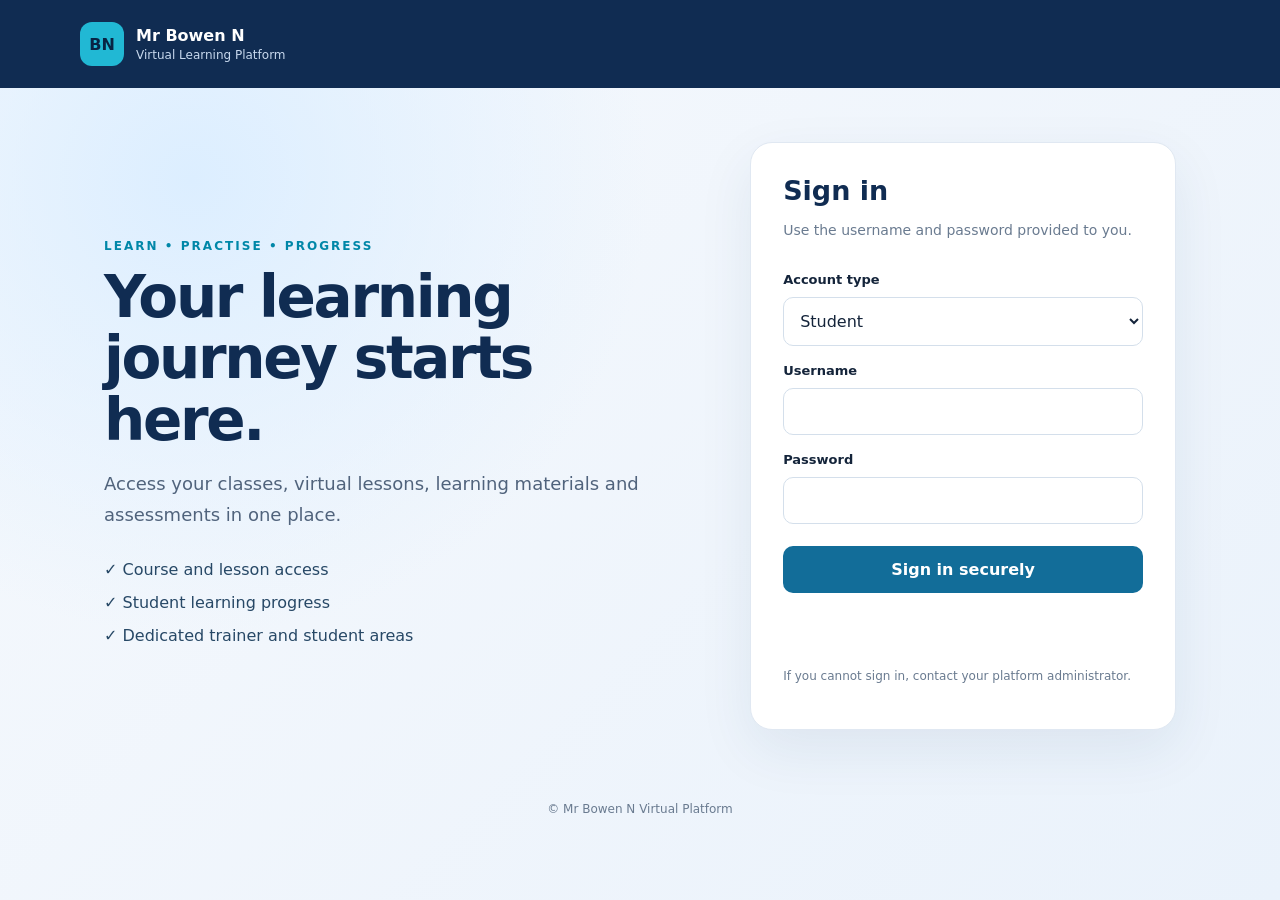
<file: index.html>
<!doctype html>
<html lang="en">
<head>
  <meta charset="utf-8">
  <meta name="viewport" content="width=device-width, initial-scale=1">
  <meta name="theme-color" content="#102c52">
  <title>Mr Bowen N Virtual Platform</title>
  <link rel="stylesheet" href="styles.css">
</head>
<body>
  <header class="topbar"><div class="brand-mark">BN</div><div><strong>Mr Bowen N</strong><span>Virtual Learning Platform</span></div></header>
  <main class="layout">
    <section class="intro">
      <p class="eyebrow">LEARN • PRACTISE • PROGRESS</p>
      <h1>Your learning journey starts here.</h1>
      <p>Access your classes, virtual lessons, learning materials and assessments in one place.</p>
      <div class="feature-list"><div>✓ Course and lesson access</div><div>✓ Student learning progress</div><div>✓ Dedicated trainer and student areas</div></div>
    </section>
    <section class="login-card" aria-labelledby="login-title">
      <h2 id="login-title">Sign in</h2><p class="muted">Use the username and password provided to you.</p>
      <form id="login-form">
        <label for="role">Account type</label>
        <select id="role" name="role" required><option value="student">Student</option><option value="trainer">Trainer</option></select>
        <label for="username">Username</label><input id="username" name="username" autocomplete="username" required maxlength="100">
        <label for="password">Password</label><input id="password" name="password" type="password" autocomplete="current-password" required maxlength="200">
        <button id="submit-button" type="submit">Sign in securely</button>
        <p id="status" class="status" role="status" aria-live="polite"></p>
      </form>
      <p class="small-note">If you cannot sign in, contact your platform administrator.</p>
    </section>
  </main>
  <footer>© <span id="year"></span> Mr Bowen N Virtual Platform</footer>
  <script src="config.js"></script><script src="app.js"></script>
</body>
</html>
</file>
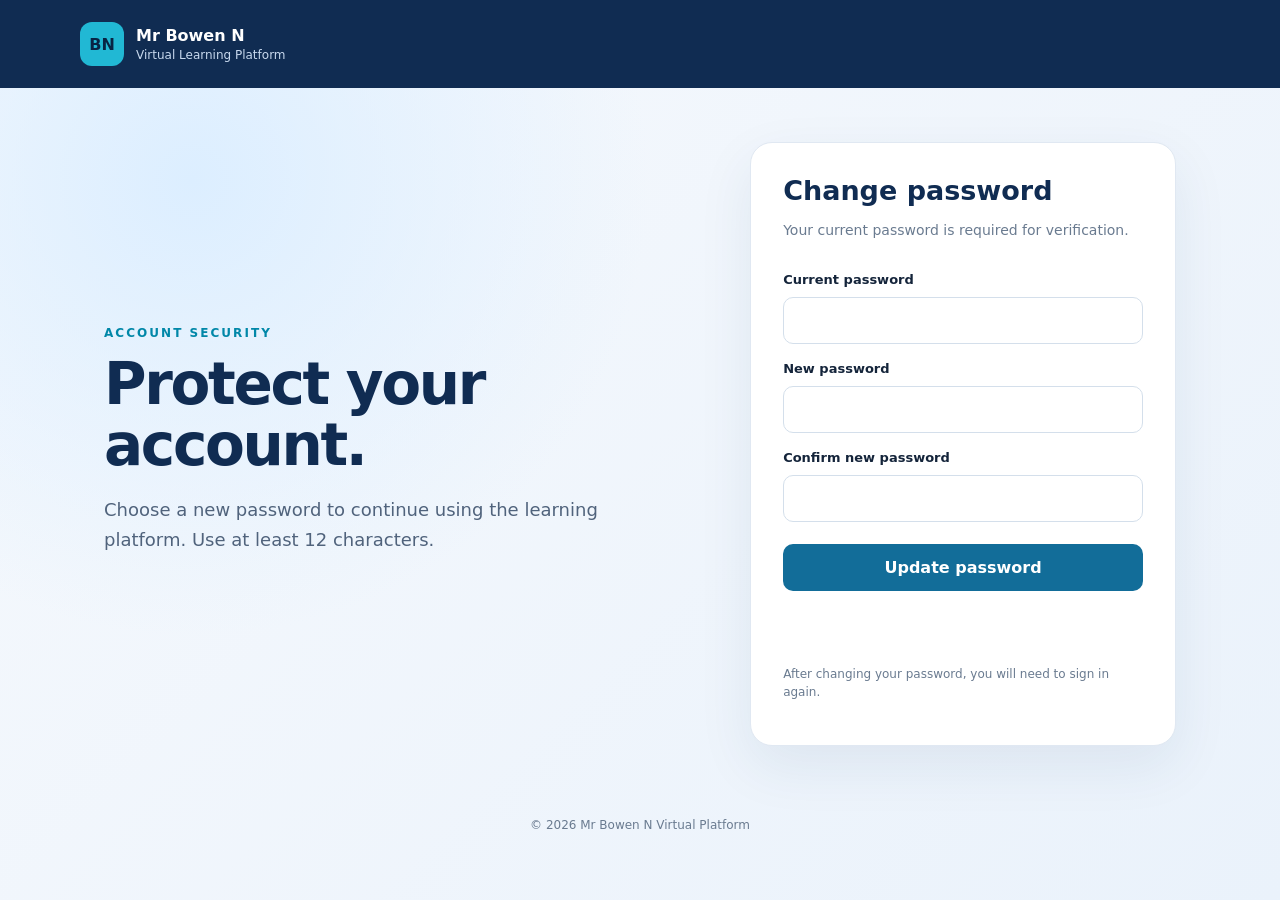
<file: change-password.html>
<!doctype html>
<html lang="en">
<head>
  <meta charset="utf-8">
  <meta name="viewport" content="width=device-width, initial-scale=1">
  <meta name="theme-color" content="#102c52">
  <title>Change Password | Mr Bowen N Virtual Platform</title>
  <link rel="stylesheet" href="styles.css">
</head>
<body>
  <header class="topbar">
    <div class="brand-mark">BN</div>
    <div>
      <strong>Mr Bowen N</strong>
      <span>Virtual Learning Platform</span>
    </div>
  </header>

  <main class="layout">
    <section class="intro">
      <p class="eyebrow">ACCOUNT SECURITY</p>
      <h1>Protect your account.</h1>
      <p>
        Choose a new password to continue using the learning platform.
        Use at least 12 characters.
      </p>
    </section>

    <section class="login-card">
      <h2>Change password</h2>
      <p class="muted">Your current password is required for verification.</p>

      <form id="password-form">
        <label for="current-password">Current password</label>
        <input id="current-password" type="password"
          autocomplete="current-password" required maxlength="128">

        <label for="new-password">New password</label>
        <input id="new-password" type="password"
          autocomplete="new-password" required minlength="12" maxlength="128">

        <label for="confirm-password">Confirm new password</label>
        <input id="confirm-password" type="password"
          autocomplete="new-password" required minlength="12" maxlength="128">

        <button id="submit-button" type="submit">Update password</button>
        <p id="status" class="status" role="status" aria-live="polite"></p>
      </form>

      <p class="small-note">
        After changing your password, you will need to sign in again.
      </p>
    </section>
  </main>

  <footer>
    © <span id="year"></span> Mr Bowen N Virtual Platform
  </footer>

  <script src="config.js"></script>
  <script>
    const form = document.querySelector("#password-form");
    const statusBox = document.querySelector("#status");
    const submitButton = document.querySelector("#submit-button");

    document.querySelector("#year").textContent =
      new Date().getFullYear();

    function setStatus(message, success = false) {
      statusBox.textContent = message;
      statusBox.className = success ? "status success" : "status";
    }

    form.addEventListener("submit", async (event) => {
      event.preventDefault();

      const token = sessionStorage.getItem("virtualPlatformToken");
      const userText = sessionStorage.getItem("virtualPlatformUser");
      const apiBase = (
        window.VIRTUAL_PLATFORM_CONFIG?.API_BASE_URL || ""
      ).replace(/\/$/, "");

      if (!token || !userText) {
        setStatus("Your session is missing. Please sign in again.");
        return;
      }

      let user;
      try {
        user = JSON.parse(userText);
      } catch {
        setStatus("Your session is invalid. Please sign in again.");
        return;
      }

      const currentPassword =
        document.querySelector("#current-password").value;
      const newPassword =
        document.querySelector("#new-password").value;
      const confirmPassword =
        document.querySelector("#confirm-password").value;

      if (newPassword.length < 12 || newPassword.length > 128) {
        setStatus("Your new password must contain 12–128 characters.");
        return;
      }

      if (newPassword !== confirmPassword) {
        setStatus("The new passwords do not match.");
        return;
      }

      if (newPassword === currentPassword) {
        setStatus("Choose a new password different from your current one.");
        return;
      }

      if (!apiBase) {
        setStatus("The platform backend is not configured.");
        return;
      }

      submitButton.disabled = true;
      setStatus("Verifying and updating your password…");

      try {
        const response = await fetch(apiBase, {
          method: "POST",
          headers: {
            "Content-Type": "application/json",
            "Authorization": `Bearer ${token}`
          },
          body: JSON.stringify({
            action: "change_password",
            currentPassword,
            newPassword
          })
        });

        const data = await response.json().catch(() => ({}));

        if (!response.ok || data.status !== "password_changed") {
          throw new Error(
            data.error || "Password change failed. Please try again."
          );
        }

        // Remove the browser's session after the password change.
        sessionStorage.removeItem("virtualPlatformToken");
        sessionStorage.removeItem("virtualPlatformUser");
        form.reset();

        setStatus(
          "Password changed successfully. Returning to sign in…",
          true
        );

        window.setTimeout(() => {
          window.location.href = "index.html";
        }, 1800);
      } catch (error) {
        setStatus(
          error instanceof Error
            ? error.message
            : "Unable to update your password."
        );
      } finally {
        submitButton.disabled = false;
      }
    });
  </script>
</body>
</html>
</file>
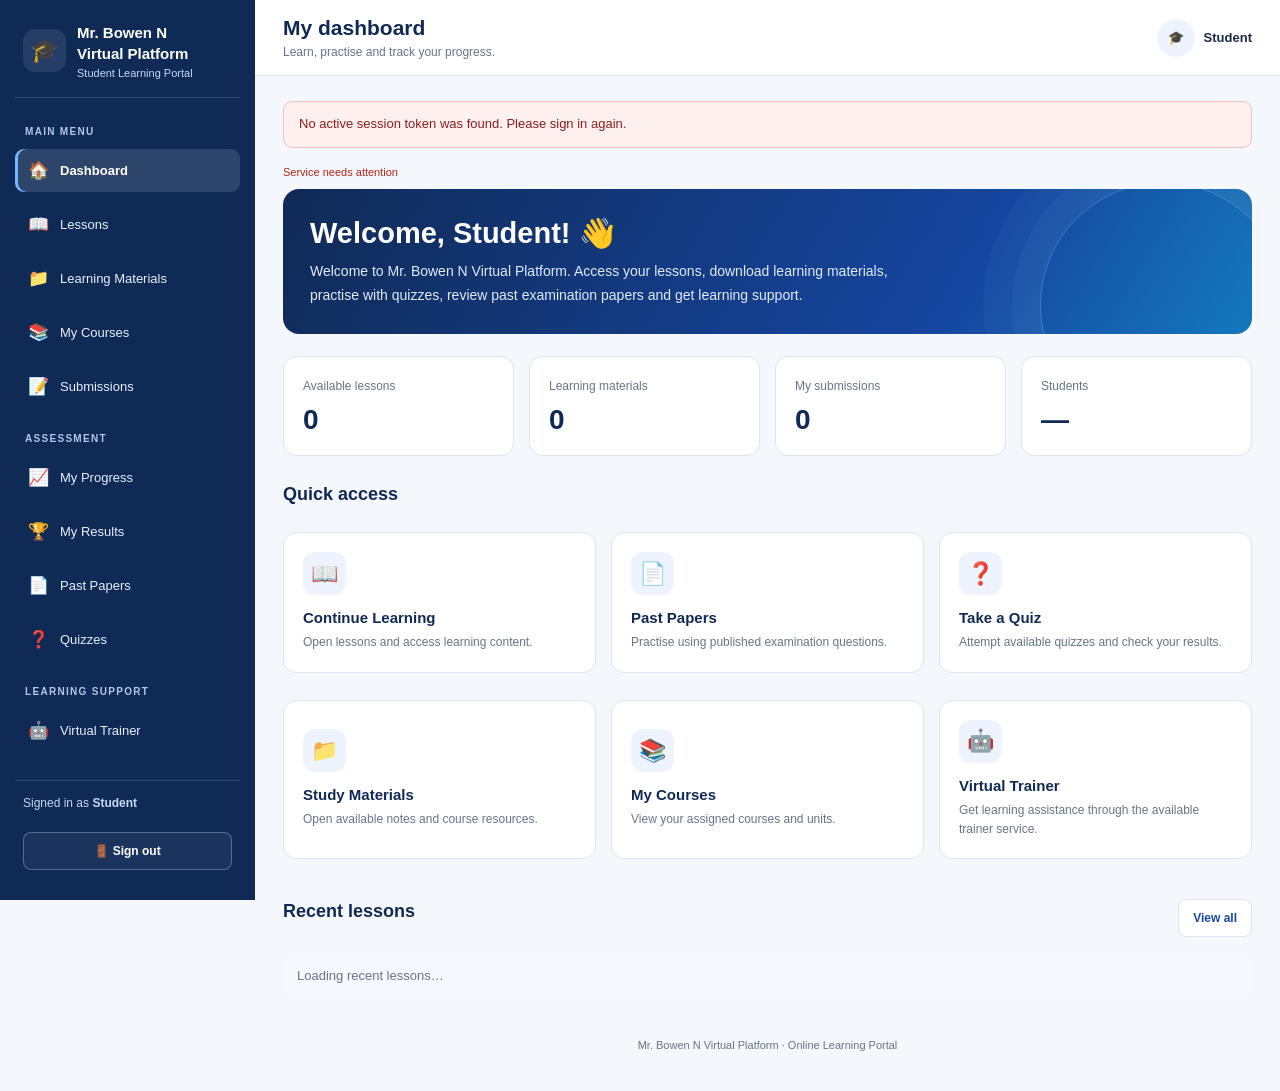
<file: student-dashboard.html>
<!DOCTYPE html>
<html lang="en">
<head>
  <meta charset="UTF-8">
  <meta name="viewport" content="width=device-width, initial-scale=1.0">
  <meta name="theme-color" content="#102a56">
  <title>Student Dashboard | Mr. Bowen N Virtual Platform</title>

  <link rel="stylesheet" href="styles.css">
  <link rel="stylesheet" href="dashboard.css">

  <style>
    :root {
      --student-primary: #1646a0;
      --student-dark: #102a56;
      --student-light: #edf4ff;
      --student-border: #dce5f1;
      --student-text: #192b45;
      --student-muted: #66758a;
      --student-surface: #ffffff;
      --student-background: #f4f7fb;
    }

    * {
      box-sizing: border-box;
    }

    body {
      margin: 0;
      background: var(--student-background);
      color: var(--student-text);
      font-family: Arial, Helvetica, sans-serif;
    }

    button,
    input,
    textarea,
    select {
      font: inherit;
    }

    button {
      cursor: pointer;
    }

    [hidden] {
      display: none !important;
    }

    .student-app {
      display: grid;
      grid-template-columns: 255px minmax(0, 1fr);
      min-height: 100vh;
    }

    .student-sidebar {
      position: sticky;
      top: 0;
      height: 100vh;
      overflow-y: auto;
      padding: 22px 15px;
      background: var(--student-dark);
      color: white;
    }

    .student-brand {
      display: flex;
      align-items: center;
      gap: 11px;
      margin-bottom: 28px;
      padding: 0 8px 18px;
      border-bottom: 1px solid #ffffff25;
    }

    .student-brand-icon {
      display: grid;
      place-items: center;
      flex: 0 0 43px;
      height: 43px;
      border-radius: 12px;
      background: #ffffff17;
      font-size: 23px;
    }

    .student-brand h1 {
      margin: 0;
      font-size: 15px;
      line-height: 1.4;
    }

    .student-brand p {
      margin: 3px 0 0;
      color: #c7d7f4;
      font-size: 11px;
    }

    .student-nav-label {
      margin: 22px 10px 9px;
      color: #b4c6e5;
      font-size: 10px;
      font-weight: bold;
      letter-spacing: 1.3px;
      text-transform: uppercase;
    }

    .student-nav {
      display: grid;
      gap: 5px;
    }

    .student-nav .nav-item {
      display: flex;
      align-items: center;
      gap: 11px;
      width: 100%;
      min-height: 43px;
      padding: 11px 12px;
      border: 0;
      border-radius: 9px;
      background: transparent;
      color: #e7efff;
      text-align: left;
      font-size: 13px;
      transition: background .15s ease;
    }

    .student-nav .nav-item:hover {
      background: #ffffff12;
    }

    .student-nav .nav-item.active {
      background: #ffffff20;
      color: white;
      font-weight: bold;
      box-shadow: inset 3px 0 #75b5ff;
    }

    .student-nav .nav-item .nav-icon {
      width: 22px;
      text-align: center;
      font-size: 17px;
    }

    .student-sidebar-footer {
      margin-top: 25px;
      padding: 15px 8px 0;
      border-top: 1px solid #ffffff25;
    }

    .student-sidebar-footer p {
      margin: 0 0 10px;
      color: #c7d7f4;
      font-size: 12px;
    }

    .student-main {
      min-width: 0;
    }

    .student-topbar {
      position: sticky;
      top: 0;
      z-index: 10;
      display: flex;
      align-items: center;
      justify-content: space-between;
      gap: 15px;
      min-height: 76px;
      padding: 15px 28px;
      border-bottom: 1px solid var(--student-border);
      background: #ffffffed;
      backdrop-filter: blur(10px);
    }

    .student-topbar h2 {
      margin: 0;
      color: var(--student-dark);
      font-size: 21px;
    }

    .student-topbar p {
      margin: 5px 0 0;
      color: var(--student-muted);
      font-size: 12px;
    }

    .student-topbar-right {
      display: flex;
      align-items: center;
      gap: 12px;
    }

    .student-user {
      display: flex;
      align-items: center;
      gap: 9px;
      font-size: 13px;
      font-weight: bold;
    }

    .student-avatar {
      display: grid;
      place-items: center;
      width: 38px;
      height: 38px;
      border-radius: 50%;
      background: var(--student-light);
      color: var(--student-primary);
      font-weight: bold;
    }

    .student-content {
      width: 100%;
      max-width: 1500px;
      margin: 0 auto;
      padding: 25px 28px 40px;
    }

    .student-hero {
      position: relative;
      overflow: hidden;
      padding: 27px;
      border-radius: 16px;
      background: linear-gradient(120deg, #102a56, #1646a0 70%, #1479bc);
      color: white;
    }

    .student-hero::after {
      position: absolute;
      right: -35px;
      bottom: -95px;
      width: 245px;
      height: 245px;
      border: 1px solid #ffffff35;
      border-radius: 50%;
      content: "";
      box-shadow: 0 0 0 28px #ffffff08, 0 0 0 57px #ffffff06;
    }

    .student-hero h3 {
      position: relative;
      z-index: 1;
      margin: 0 0 10px;
      font-size: clamp(21px, 3vw, 29px);
    }

    .student-hero p {
      position: relative;
      z-index: 1;
      max-width: 600px;
      margin: 0;
      color: #e0ebff;
      font-size: 14px;
      line-height: 1.7;
    }

    .student-stats {
      display: grid;
      grid-template-columns: repeat(4, minmax(0, 1fr));
      gap: 15px;
      margin: 22px 0;
    }

    .student-stat {
      padding: 19px;
      border: 1px solid var(--student-border);
      border-radius: 13px;
      background: var(--student-surface);
    }

    .student-stat-label {
      color: var(--student-muted);
      font-size: 12px;
    }

    .student-stat-value {
      display: block;
      margin-top: 10px;
      color: var(--student-dark);
      font-size: 28px;
      font-weight: bold;
    }

    .student-section-heading {
      display: flex;
      align-items: center;
      justify-content: space-between;
      gap: 12px;
      margin: 28px 0 15px;
    }

    .student-section-heading h3 {
      margin: 0;
      color: var(--student-dark);
      font-size: 18px;
    }

    .student-quick-grid {
      display: grid;
      grid-template-columns: repeat(3, minmax(0, 1fr));
      gap: 15px;
    }

    .student-quick-card {
      display: block;
      width: 100%;
      padding: 19px;
      border: 1px solid var(--student-border);
      border-radius: 13px;
      background: white;
      color: var(--student-text);
      text-align: left;
      transition: transform .15s ease, box-shadow .15s ease;
    }

    .student-quick-card:hover {
      transform: translateY(-2px);
      box-shadow: 0 8px 22px #102a5610;
    }

    .student-quick-icon {
      display: grid;
      place-items: center;
      width: 43px;
      height: 43px;
      margin-bottom: 14px;
      border-radius: 12px;
      background: var(--student-light);
      font-size: 22px;
    }

    .student-quick-card h4 {
      margin: 0 0 7px;
      color: var(--student-dark);
      font-size: 15px;
    }

    .student-quick-card p {
      margin: 0;
      color: var(--student-muted);
      font-size: 12px;
      line-height: 1.6;
    }

    .student-card {
      padding: 22px;
      border: 1px solid var(--student-border);
      border-radius: 13px;
      background: white;
    }

    .student-card h2 {
      margin-top: 0;
      color: var(--student-dark);
    }

    .student-muted,
    .muted {
      color: var(--student-muted);
      line-height: 1.6;
    }

    .empty {
      padding: 14px;
      border-radius: 9px;
      background: #f5f8fc;
      color: var(--student-muted);
      line-height: 1.6;
    }

    .item-row {
      display: flex;
      align-items: center;
      justify-content: space-between;
      gap: 15px;
      margin: 12px 0;
      padding: 16px;
      border: 1px solid var(--student-border);
      border-radius: 10px;
      background: white;
    }

    .item-row h3 {
      margin: 0 0 7px;
      font-size: 15px;
    }

    .item-row p {
      margin: 0;
      color: var(--student-muted);
      font-size: 13px;
      line-height: 1.6;
      overflow-wrap: anywhere;
    }

    .item-meta {
      display: flex;
      flex-wrap: wrap;
      align-items: center;
      gap: 8px;
      color: var(--student-muted);
      font-size: 12px;
    }

    .panel {
      margin: 15px 0;
      padding: 18px;
      border: 1px solid var(--student-border);
      border-radius: 12px;
      background: white;
    }

    .panel h3 {
      color: var(--student-dark);
    }

    .panel-heading {
      display: flex;
      align-items: center;
      justify-content: space-between;
      gap: 10px;
    }

    .stack-form {
      display: grid;
      gap: 14px;
    }

    .stack-form label,
    #take-quiz-form label {
      display: grid;
      gap: 7px;
      color: var(--student-text);
      font-size: 13px;
      font-weight: 600;
    }

    .stack-form input,
    .stack-form textarea,
    .stack-form select,
    #take-quiz-form textarea {
      width: 100%;
      padding: 11px 12px;
      border: 1px solid #cbd6e5;
      border-radius: 8px;
      background: white;
      color: var(--student-text);
    }

    #take-quiz-form input[type="radio"] {
      width: auto;
    }

    .btn {
      display: inline-flex;
      align-items: center;
      justify-content: center;
      gap: 7px;
      min-height: 38px;
      padding: 9px 14px;
      border: 1px solid transparent;
      border-radius: 8px;
      font-size: 12px;
      font-weight: bold;
      text-decoration: none;
    }

    .btn:disabled {
      opacity: .6;
      cursor: not-allowed;
    }

    .btn-primary {
      background: var(--student-primary);
      color: white;
    }

    .btn-primary:hover {
      background: #10387e;
    }

    .btn-light {
      border-color: var(--student-border);
      background: white;
      color: var(--student-primary);
    }

    .btn-light:hover {
      background: var(--student-light);
    }

    .btn-logout {
      width: 100%;
      border: 1px solid #ffffff45;
      background: #ffffff0c;
      color: white;
    }

    #notice {
      margin-bottom: 18px;
      padding: 12px 15px;
      border: 1px solid #bfd8ff;
      border-radius: 9px;
      background: #edf5ff;
      color: #153c76;
      font-size: 13px;
      line-height: 1.6;
    }

    #notice.error {
      border-color: #f1c0c0;
      background: #fff0f0;
      color: #8b1e1e;
    }

    #connection-status {
      color: #187344;
      font-size: 11px;
    }

    #connection-status.offline {
      color: #b42318;
    }

    .student-mobile-menu {
      display: none;
    }

    .student-footer {
      padding: 25px 0 0;
      color: var(--student-muted);
      text-align: center;
      font-size: 11px;
    }

    @media (max-width: 1050px) {
      .student-app {
        grid-template-columns: 220px minmax(0, 1fr);
      }

      .student-stats {
        grid-template-columns: repeat(2, minmax(0, 1fr));
      }

      .student-quick-grid {
        grid-template-columns: repeat(2, minmax(0, 1fr));
      }
    }

    @media (max-width: 720px) {
      .student-app {
        display: block;
      }

      .student-sidebar {
        position: static;
        width: 100%;
        height: auto;
        padding: 13px;
      }

      .student-brand {
        margin-bottom: 12px;
        padding-bottom: 12px;
      }

      .student-nav-label {
        margin-top: 13px;
      }

      .student-nav {
        grid-template-columns: repeat(2, minmax(0, 1fr));
      }

      .student-nav .nav-item {
        min-height: 39px;
        padding: 9px;
        font-size: 12px;
      }

      .student-sidebar-footer {
        margin-top: 14px;
      }

      .student-topbar {
        position: static;
        padding: 15px;
      }

      .student-topbar h2 {
        font-size: 17px;
      }

      .student-content {
        padding: 16px;
      }

      .student-hero {
        padding: 21px;
      }

      .student-quick-grid {
        grid-template-columns: 1fr;
      }

      .item-row {
        align-items: flex-start;
        flex-direction: column;
      }
    }

    @media (max-width: 390px) {
      .student-stats {
        grid-template-columns: 1fr 1fr;
        gap: 9px;
      }

      .student-stat {
        padding: 13px;
      }

      .student-stat-value {
        font-size: 23px;
      }

      .student-user .user-name {
        display: none;
      }
    }
  </style>
</head>

<body data-role="student">
  <div class="student-app">

    <!-- Sidebar -->
    <aside class="student-sidebar">
      <div class="student-brand">
        <div class="student-brand-icon">🎓</div>
        <div>
          <h1>Mr. Bowen N<br>Virtual Platform</h1>
          <p>Student Learning Portal</p>
        </div>
      </div>

      <p class="student-nav-label">Main menu</p>

      <nav class="student-nav" aria-label="Student navigation">
        <button type="button" class="nav-item active" data-view="overview">
          <span class="nav-icon">🏠</span> Dashboard
        </button>

        <button type="button" class="nav-item" data-view="lessons">
          <span class="nav-icon">📖</span> Lessons
        </button>

        <button type="button" class="nav-item" data-view="materials">
          <span class="nav-icon">📁</span> Learning Materials
        </button>

        <button type="button" class="nav-item" data-feature="courses">
          <span class="nav-icon">📚</span> My Courses
        </button>

        <button type="button" class="nav-item" data-view="submissions">
          <span class="nav-icon">📝</span> Submissions
        </button>
      </nav>

      <p class="student-nav-label">Assessment</p>

      <nav class="student-nav" aria-label="Assessment navigation">
        <button type="button" class="nav-item" data-feature="progress">
          <span class="nav-icon">📈</span> My Progress
        </button>

        <button type="button" class="nav-item" data-feature="results">
          <span class="nav-icon">🏆</span> My Results
        </button>

        <button type="button" class="nav-item" data-feature="past-papers">
          <span class="nav-icon">📄</span> Past Papers
        </button>

        <button type="button" class="nav-item" data-feature="quizzes">
          <span class="nav-icon">❓</span> Quizzes
        </button>
      </nav>

      <p class="student-nav-label">Learning support</p>

      <nav class="student-nav" aria-label="Learning support navigation">
        <button type="button" class="nav-item" data-feature="virtual-trainer">
          <span class="nav-icon">🤖</span> Virtual Trainer
        </button>
      </nav>

      <div class="student-sidebar-footer">
        <p>Signed in as <strong id="student-account">Student</strong></p>
        <button type="button" id="student-logout" class="btn btn-logout">
          🚪 Sign out
        </button>
      </div>
    </aside>

    <!-- Main area -->
    <main class="student-main">
      <header class="student-topbar">
        <div>
          <h2 id="page-title">My dashboard</h2>
          <p>Learn, practise and track your progress.</p>
        </div>

        <div class="student-topbar-right">
          <div class="student-user">
            <div class="student-avatar">🎓</div>
            <span class="user-name" id="signed-in-user">Student</span>
          </div>
        </div>
      </header>

      <div class="student-content">
        <div id="notice" role="status" aria-live="polite" hidden></div>

        <p id="connection-status">Connecting to learning service…</p>

        <!-- Dashboard overview -->
        <section id="view-overview" class="view">
          <div class="student-hero">
            <h3>Welcome, <span id="welcome-name">Student</span>! 👋</h3>
            <p>
              Welcome to Mr. Bowen N Virtual Platform. Access your lessons,
              download learning materials, practise with quizzes, review past
              examination papers and get learning support.
            </p>
          </div>

          <div class="student-stats">
            <article class="student-stat">
              <span class="student-stat-label">Available lessons</span>
              <strong class="student-stat-value" id="stat-lessons">0</strong>
            </article>

            <article class="student-stat">
              <span class="student-stat-label">Learning materials</span>
              <strong class="student-stat-value" id="stat-materials">0</strong>
            </article>

            <article class="student-stat">
              <span class="student-stat-label">My submissions</span>
              <strong class="student-stat-value" id="stat-submissions">0</strong>
            </article>

            <article class="student-stat">
              <span class="student-stat-label">Students</span>
              <strong class="student-stat-value" id="stat-students">—</strong>
            </article>
          </div>

          <div class="student-section-heading">
            <h3>Quick access</h3>
          </div>

          <div class="student-quick-grid">
            <button class="student-quick-card" type="button" data-view="lessons">
              <span class="student-quick-icon">📖</span>
              <h4>Continue Learning</h4>
              <p>Open lessons and access learning content.</p>
            </button>

            <button class="student-quick-card" type="button" data-feature="past-papers">
              <span class="student-quick-icon">📄</span>
              <h4>Past Papers</h4>
              <p>Practise using published examination questions.</p>
            </button>

            <button class="student-quick-card" type="button" data-feature="quizzes">
              <span class="student-quick-icon">❓</span>
              <h4>Take a Quiz</h4>
              <p>Attempt available quizzes and check your results.</p>
            </button>

            <button class="student-quick-card" type="button" data-view="materials">
              <span class="student-quick-icon">📁</span>
              <h4>Study Materials</h4>
              <p>Open available notes and course resources.</p>
            </button>

            <button class="student-quick-card" type="button" data-feature="courses">
              <span class="student-quick-icon">📚</span>
              <h4>My Courses</h4>
              <p>View your assigned courses and units.</p>
            </button>

            <button class="student-quick-card" type="button" data-feature="virtual-trainer">
              <span class="student-quick-icon">🤖</span>
              <h4>Virtual Trainer</h4>
              <p>Get learning assistance through the available trainer service.</p>
            </button>
          </div>

          <div class="student-section-heading">
            <h3>Recent lessons</h3>
            <button class="btn btn-light" type="button" data-view="lessons">
              View all
            </button>
          </div>

          <div id="recent-lessons">
            <p class="empty">Loading recent lessons…</p>
          </div>
        </section>

        <!-- Lessons -->
        <section id="view-lessons" class="view" hidden>
          <div class="student-card">
            <h2>📖 Lessons</h2>
            <p class="student-muted">Lessons available to your account.</p>
            <button class="btn btn-light" type="button" data-reload="lessons">
              Refresh lessons
            </button>
            <div id="lessons-list">
              <p class="empty">Loading lessons…</p>
            </div>
          </div>
        </section>

        <!-- Learning materials -->
        <section id="view-materials" class="view" hidden>
          <div class="student-card">
            <h2>📁 Learning Materials</h2>
            <p class="student-muted">Access resources shared for your studies.</p>
            <button class="btn btn-light" type="button" data-reload="materials">
              Refresh materials
            </button>
            <div id="materials-list">
              <p class="empty">Loading materials…</p>
            </div>
          </div>
        </section>

        <!-- Submissions -->
        <section id="view-submissions" class="view" hidden>
          <div class="student-card">
            <h2>📝 My Submissions</h2>
            <p class="student-muted">Review submission records returned by the learning service.</p>
            <button class="btn btn-light" type="button" data-reload="submissions">
              Refresh submissions
            </button>
            <div id="submissions-list">
              <p class="empty">Loading submissions…</p>
            </div>
          </div>
        </section>

        <!-- Dynamic feature panel -->
        <section id="view-feature" class="view" hidden>
          <div class="student-card feature-panel">
            <h2>Learning feature</h2>
            <p class="student-muted">Choose a feature from the navigation menu.</p>
            <div id="feature-content"></div>
          </div>
        </section>

        <footer class="student-footer">
          Mr. Bowen N Virtual Platform · Online Learning Portal
        </footer>
      </div>
    </main>
  </div>

  <!-- Load configuration before dashboard scripts -->
  <script src="config.js"></script>
  <script src="dashboard.js"></script>
  <script src="student-courses.js"></script>

  <script>
    // Keep the logout control working if the dashboard script is unavailable.
    document.getElementById('student-logout')?.addEventListener('click', () => {
      sessionStorage.removeItem('virtual_platform_token');
      sessionStorage.removeItem('virtual_platform_user');
      window.location.href = 'index.html';
    });
  </script>
</body>
</html>
</file>
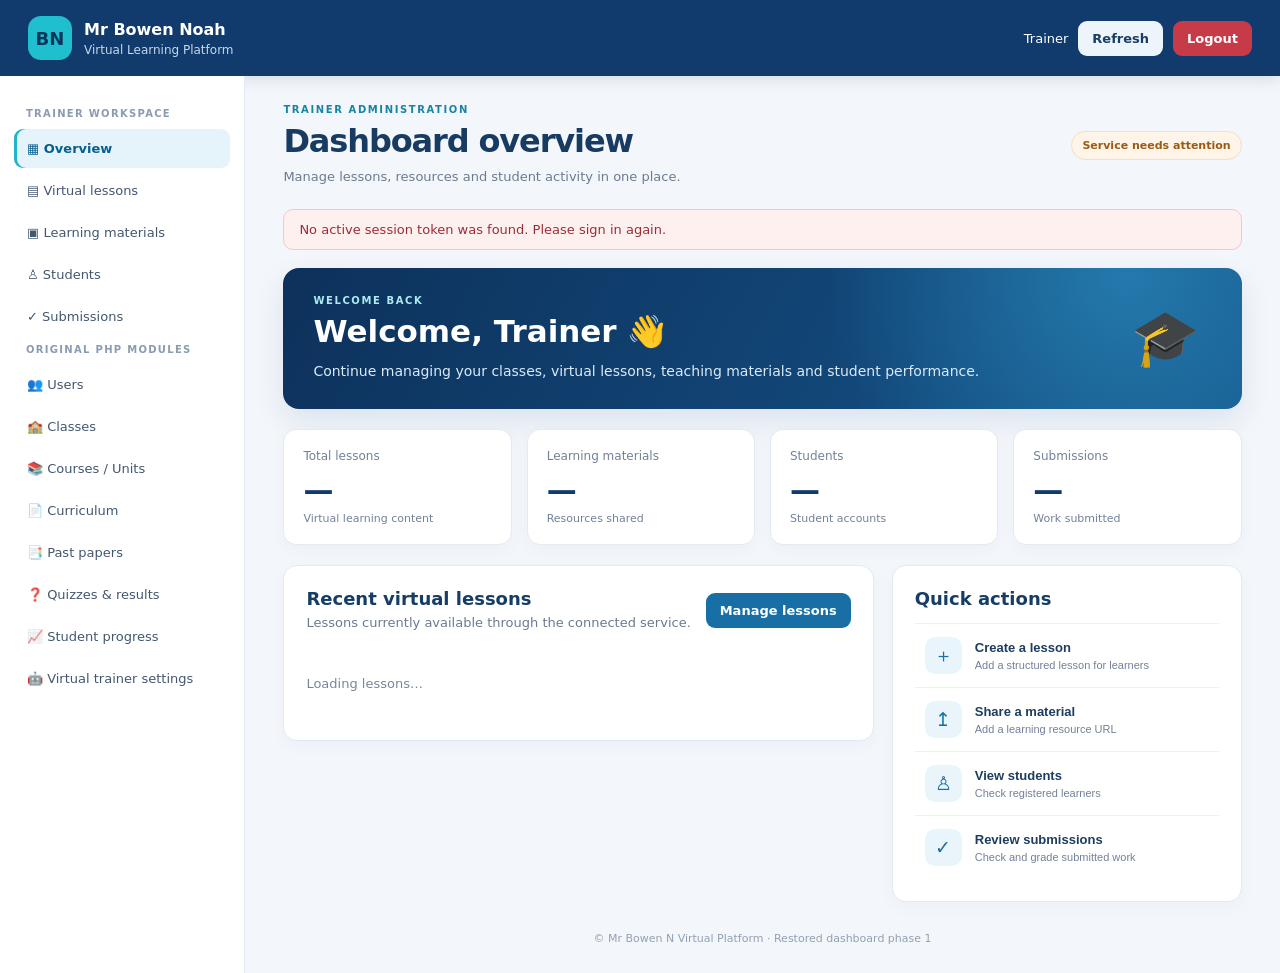
<file: trainer-dashboard.html>
<!doctype html><html lang="en"><head><meta charset="utf-8"><meta name="viewport" content="width=device-width,initial-scale=1"><meta name="theme-color" content="#123b6d"><title>Trainer Dashboard | Mr Bowen N</title><link rel="stylesheet" href="dashboard.css"></head><body data-role="trainer">
<header class="topbar"><a class="brand" href="index.html"><span class="brand-mark">BN</span><span><b>Mr Bowen Noah</b><small>Virtual Learning Platform</small></span></a><div class="top-actions"><span id="signed-in-user">Trainer</span><button class="btn btn-light" id="refresh-button">Refresh</button><button class="btn btn-danger" id="logout-button">Logout</button></div></header>
<div class="app-shell"><aside class="sidebar"><p class="nav-label">TRAINER WORKSPACE</p><button class="nav-item active" data-view="overview">▦ Overview</button><button class="nav-item" data-view="lessons">▤ Virtual lessons</button><button class="nav-item" data-view="materials">▣ Learning materials</button><button class="nav-item" data-view="students">♙ Students</button><button class="nav-item" data-view="submissions">✓ Submissions</button><p class="nav-label">ORIGINAL PHP MODULES</p><button class="nav-item feature" data-feature="users">👥 Users</button><button class="nav-item feature" data-feature="classes">🏫 Classes</button><button class="nav-item feature" data-feature="courses">📚 Courses / Units</button><button class="nav-item feature" data-feature="curriculum">📄 Curriculum</button><button class="nav-item feature" data-feature="past-papers">📑 Past papers</button><button class="nav-item feature" data-feature="quizzes">❓ Quizzes & results</button><button class="nav-item feature" data-feature="progress">📈 Student progress</button><button class="nav-item feature" data-feature="virtual-trainer">🤖 Virtual trainer settings</button></aside>
<main class="main-content"><div class="page-heading"><div><p class="eyebrow">TRAINER ADMINISTRATION</p><h1 id="page-title">Dashboard overview</h1><p class="muted">Manage lessons, resources and student activity in one place.</p></div><span class="status-pill" id="connection-status">Connecting…</span></div><div id="notice" class="notice" role="status" hidden></div>
<section id="view-overview" class="view"><div class="welcome-panel"><div><p class="eyebrow light">WELCOME BACK</p><h2>Welcome, <span id="welcome-name">Trainer</span> 👋</h2><p>Continue managing your classes, virtual lessons, teaching materials and student performance.</p></div><div class="welcome-icon">🎓</div></div><div class="stats-grid"><article class="stat-card"><span>Total lessons</span><strong id="stat-lessons">—</strong><small>Virtual learning content</small></article><article class="stat-card"><span>Learning materials</span><strong id="stat-materials">—</strong><small>Resources shared</small></article><article class="stat-card"><span>Students</span><strong id="stat-students">—</strong><small>Student accounts</small></article><article class="stat-card"><span>Submissions</span><strong id="stat-submissions">—</strong><small>Work submitted</small></article></div><div class="content-grid"><section class="panel"><div class="panel-heading"><div><h2>Recent virtual lessons</h2><p class="muted">Lessons currently available through the connected service.</p></div><button class="btn btn-primary" data-go="lessons">Manage lessons</button></div><div id="recent-lessons" class="list-area"><p class="empty">Loading lessons…</p></div></section><section class="panel quick-panel"><h2>Quick actions</h2><button class="quick-action" data-go="lessons"><span>＋</span><span><b>Create a lesson</b><small>Add a structured lesson for learners</small></span></button><button class="quick-action" data-go="materials"><span>↥</span><span><b>Share a material</b><small>Add a learning resource URL</small></span></button><button class="quick-action" data-go="students"><span>♙</span><span><b>View students</b><small>Check registered learners</small></span></button><button class="quick-action" data-go="submissions"><span>✓</span><span><b>Review submissions</b><small>Check and grade submitted work</small></span></button></section></div></section>
<section id="view-lessons" class="view" hidden><div class="content-grid"><section class="panel"><div class="panel-heading"><div><h2>Virtual lessons</h2><p class="muted">Create and manage lesson entries.</p></div><button class="btn btn-light" data-reload="lessons">Reload</button></div><div id="lessons-list" class="list-area"><p class="empty">Loading…</p></div></section><section class="panel"><h2>Create lesson</h2><form id="lesson-form" class="stack-form"><label>Lesson title<input name="title" required maxlength="180" placeholder="e.g. Solid geometry"></label><label>Class / group<input name="class_name" maxlength="100" placeholder="e.g. AEL523S"></label><label>Short description<textarea name="description" rows="3" placeholder="What will students learn?"></textarea></label><label>Lesson or video URL (optional)<input name="content_url" type="url" placeholder="https://..."></label><label class="check-line"><input name="published" type="checkbox" checked> Publish lesson</label><button class="btn btn-primary" type="submit">Save lesson</button></form></section></div></section>
<section id="view-materials" class="view" hidden><div class="content-grid"><section class="panel"><div class="panel-heading"><div><h2>Learning materials</h2><p class="muted">Manage links to notes, videos and learning documents.</p></div><button class="btn btn-light" data-reload="materials">Reload</button></div><div id="materials-list" class="list-area"><p class="empty">Loading…</p></div></section><section class="panel"><h2>Add learning material</h2><p class="muted">This version accepts a hosted URL. Direct file upload and old file recovery must be connected separately.</p><form id="material-form" class="stack-form"><label>Title<input name="title" required maxlength="180" placeholder="e.g. Refrigeration notes"></label><label>Description<textarea name="description" rows="3"></textarea></label><label>Resource URL<input name="file_url" type="url" required placeholder="https://..."></label><label>Class / group<input name="class_name" maxlength="100" placeholder="e.g. AEL523S"></label><button class="btn btn-primary" type="submit">Add material</button></form></section></div></section>
<section id="view-students" class="view" hidden><section class="panel"><div class="panel-heading"><div><h2>Students</h2><p class="muted">Student list returned by the current service.</p></div><button class="btn btn-light" data-reload="students">Reload</button></div><div id="students-list" class="list-area"><p class="empty">Loading…</p></div></section></section>
<section id="view-submissions" class="view" hidden><section class="panel"><div class="panel-heading"><div><h2>Student submissions</h2><p class="muted">Review and grade work that the current service exposes.</p></div><button class="btn btn-light" data-reload="submissions">Reload</button></div><div id="submissions-list" class="list-area"><p class="empty">Loading…</p></div></section></section>
<section id="view-feature" class="view" hidden><section class="panel feature-panel"><div class="feature-symbol">🧩</div><h2 id="feature-title">Module restoration</h2><p id="feature-description">This original PHP module is recorded in the migration checklist.</p><p class="muted">This module is not yet connected to the current Supabase API. It is intentionally marked as pending rather than showing fake or empty data. The next migration stage needs to restore its tables, permissions, and actions.</p><button class="btn btn-primary" data-go="overview">Return to dashboard</button></section></section>
<footer>© <span id="year"></span> Mr Bowen N Virtual Platform · Restored dashboard phase 1</footer></main></div><script src="config.js"></script><script src="dashboard.js"></script></body></html>
</file>
<file: styles.css>
:root{font-family:Inter,ui-sans-serif,system-ui,-apple-system,BlinkMacSystemFont,"Segoe UI",sans-serif;color:#14243a;background:#f3f7fc;font-synthesis:none}*{box-sizing:border-box}body{margin:0;min-height:100vh;background:radial-gradient(circle at 15% 20%,#dceeff 0,transparent 35%),linear-gradient(135deg,#f6f9fd,#eaf2fb)}.topbar{display:flex;align-items:center;gap:12px;padding:22px max(24px,calc((100% - 1120px)/2));background:#102c52;color:white}.brand-mark{width:44px;height:44px;border-radius:12px;background:#21b8d4;display:grid;place-items:center;font-weight:900;color:#082444}.topbar strong,.topbar span{display:block}.topbar span{font-size:12px;color:#c8d9ee;margin-top:3px}.layout{max-width:1120px;margin:54px auto;padding:0 24px;display:grid;grid-template-columns:1.15fr .85fr;gap:70px;align-items:center}.intro h1{font-size:clamp(38px,5vw,58px);line-height:1.06;letter-spacing:-.04em;margin:14px 0 18px;color:#102c52}.intro>p:not(.eyebrow){font-size:18px;line-height:1.7;color:#50637c;max-width:540px}.eyebrow{font-size:12px;letter-spacing:.17em;font-weight:800;color:#0087a8}.feature-list{display:grid;gap:14px;margin-top:30px;color:#274866}.login-card{background:#fff;border:1px solid #e0e8f2;border-radius:22px;padding:32px;box-shadow:0 20px 55px #143b6414}.login-card h2{font-size:27px;margin:0 0 8px;color:#102c52}.muted,.small-note{color:#6a7b90;font-size:14px;line-height:1.5}.login-card form{display:grid;gap:10px;margin-top:24px}.login-card label{font-size:13px;font-weight:700;margin-top:7px}.login-card input,.login-card select{width:100%;border:1px solid #d4dfeb;border-radius:10px;padding:13px 12px;background:#fff;color:#14243a;font:inherit;min-height:46px}.login-card input:focus,.login-card select:focus{outline:3px solid #21b8d433;border-color:#138aa8}button{margin-top:12px;border:0;border-radius:10px;padding:14px;background:#126d99;color:white;font:inherit;font-weight:750;cursor:pointer}button:disabled{opacity:.65;cursor:wait}.status{min-height:20px;font-size:14px;line-height:1.45;color:#a22b2b}.status.success{color:#18744a}.small-note{font-size:12px;margin-top:16px}footer{text-align:center;color:#6a7b90;padding:18px 24px 28px;font-size:12px}@media(max-width:800px){.layout{grid-template-columns:1fr;gap:28px;margin:32px auto}.intro h1{font-size:42px}.login-card{padding:24px}}
</file>
<file: dashboard.css>
:root{font-family:Inter,ui-sans-serif,system-ui,-apple-system,BlinkMacSystemFont,"Segoe UI",sans-serif;color:#17263b;background:#f3f6fb;font-synthesis:none;--navy:#123b6d;--blue:#176fa5;--teal:#1bb3c7;--muted:#6b7b90;--border:#e3eaf3}*{box-sizing:border-box}body{margin:0;min-height:100vh;background:#f3f6fb}.topbar{height:76px;display:flex;align-items:center;justify-content:space-between;gap:18px;padding:0 28px;background:#123b6d;color:#fff;box-shadow:0 3px 14px #0d2c4d20}.brand{display:flex;gap:12px;align-items:center;text-decoration:none;color:inherit}.brand-mark{display:grid;place-items:center;width:44px;height:44px;border-radius:13px;background:#20bfd0;color:#08375c;font-weight:900;font-size:18px}.brand b,.brand small{display:block}.brand small{font-size:12px;color:#c6d8eb;margin-top:4px}.top-actions{display:flex;align-items:center;gap:10px;font-size:13px}.btn{border:0;border-radius:9px;padding:10px 14px;font:inherit;font-size:13px;font-weight:750;cursor:pointer;transition:.15s}.btn:hover{filter:brightness(.97);transform:translateY(-1px)}.btn-primary{background:#176fa5;color:#fff}.btn-light{background:#edf4fb;color:#173e64}.btn-danger{background:#c73b48;color:#fff}.btn-yellow{background:#ffdf78;color:#1b3554;margin-top:12px}.app-shell{display:grid;grid-template-columns:245px minmax(0,1fr);max-width:1600px;margin:0 auto;min-height:calc(100vh - 76px)}.sidebar{background:#fff;border-right:1px solid var(--border);padding:24px 14px}.nav-label{margin:8px 12px 10px;font-size:10px;font-weight:850;letter-spacing:.13em;color:#8b9bb0}.nav-item{display:flex;align-items:center;width:100%;border:0;background:transparent;text-align:left;text-decoration:none;color:#435770;border-radius:9px;padding:12px 13px;margin:3px 0;font:inherit;font-size:13px;cursor:pointer;gap:8px}.nav-item:hover{background:#f1f6fb;color:#174a78}.nav-item.active{background:#e5f4fb;color:#075f91;font-weight:800;box-shadow:inset 3px 0 #20b5c8}.nav-link{display:block}.main-content{padding:28px clamp(16px,3vw,42px) 20px;min-width:0}.page-heading{display:flex;justify-content:space-between;align-items:center;gap:18px;margin-bottom:22px}.eyebrow{margin:0 0 7px;color:#1685a4;font-size:10px;font-weight:900;letter-spacing:.16em}.eyebrow.light{color:#aeeaf1}.page-heading h1{margin:0;font-size:clamp(24px,3vw,32px);letter-spacing:-.035em;color:#173b61}.muted{color:var(--muted);font-size:13px;line-height:1.55}.page-heading .muted{margin:7px 0 0}.status-pill{white-space:nowrap;background:#eaf7ee;color:#24784a;border:1px solid #ccebd6;border-radius:30px;padding:7px 10px;font-size:11px;font-weight:800}.status-pill.offline{background:#fff4e8;color:#9b5a14;border-color:#f1dfc7}.welcome-panel{display:flex;justify-content:space-between;align-items:center;gap:20px;padding:26px 30px;border-radius:16px;background:radial-gradient(circle at 88% 5%,#2479ac,transparent 35%),linear-gradient(120deg,#0d315b,#15558b);color:#fff;box-shadow:0 12px 30px #1748751a}.welcome-panel h2{font-size:clamp(23px,3vw,31px);margin:0 0 10px}.welcome-panel p:not(.eyebrow){color:#dceafa;max-width:720px;font-size:14px;line-height:1.65;margin:0}.welcome-icon{font-size:55px;opacity:.95;padding:12px}.stats-grid{display:grid;grid-template-columns:repeat(4,minmax(0,1fr));gap:15px;margin:20px 0}.student-stats{grid-template-columns:repeat(3,minmax(0,1fr))}.stat-card{background:#fff;border:1px solid var(--border);border-radius:13px;padding:19px;box-shadow:0 5px 18px #123b6d08}.stat-card span,.stat-card small{display:block;color:#718198;font-size:12px}.stat-card strong{display:block;color:#123b6d;font-size:30px;margin:9px 0 5px}.stat-card small{font-size:11px}.content-grid{display:grid;grid-template-columns:minmax(0,1.35fr) minmax(280px,.8fr);gap:18px;align-items:start}.panel{background:#fff;border:1px solid var(--border);border-radius:14px;padding:22px;box-shadow:0 5px 18px #123b6d08;min-width:0}.panel h2{font-size:18px;margin:0 0 12px;color:#163d65}.panel-heading{display:flex;justify-content:space-between;align-items:center;gap:12px;margin-bottom:16px}.panel-heading h2{margin:0 0 4px}.panel-heading p{margin:0}.quick-panel{padding:22px}.quick-panel h2{margin-bottom:14px}.quick-action{display:flex;align-items:center;gap:13px;width:100%;padding:13px 10px;border:0;border-top:1px solid #edf1f6;background:#fff;text-align:left;cursor:pointer;color:#1e3d5e}.quick-action>span:first-child{display:grid;place-items:center;width:37px;height:37px;flex-shrink:0;border-radius:10px;background:#eaf5fb;color:#176fa5;font-size:19px}.quick-action b,.quick-action small{display:block}.quick-action b{font-size:13px}.quick-action small{font-size:11px;color:#718198;margin-top:4px}.quick-action:hover{background:#f8fbfe}.list-area{display:grid;gap:10px}.item-row{display:flex;justify-content:space-between;align-items:flex-start;gap:14px;padding:14px;border:1px solid #e9eef5;border-radius:10px}.item-row h3{font-size:14px;margin:0 0 5px;color:#173b61}.item-row p{font-size:12px;color:#6b7b90;margin:0;line-height:1.55;overflow-wrap:anywhere}.item-meta{font-size:11px;color:#75879d;white-space:nowrap}.empty{color:#77879b;font-size:13px;padding:14px 0}.stack-form{display:grid;gap:14px}.stack-form label{display:grid;gap:7px;color:#3b5068;font-size:12px;font-weight:750}.stack-form input,.stack-form textarea{width:100%;border:1px solid #d6e0ec;border-radius:9px;padding:11px 12px;font:inherit;font-size:13px;color:#17263b;background:#fff}.stack-form input:focus,.stack-form textarea:focus{outline:3px solid #20b5c825;border-color:#20a8be}.check-line{display:flex!important;align-items:center;grid-template-columns:auto 1fr}.check-line input{width:auto}.notice{padding:12px 15px;border-radius:10px;margin:0 0 18px;background:#eaf7ee;color:#216d43;border:1px solid #cde9d5;font-size:13px}.notice.error{background:#fff0f0;color:#9b2d35;border-color:#f1c9cc}.feature-panel{text-align:center;padding:50px 22px;max-width:780px;margin:0 auto}.feature-symbol{font-size:44px;margin-bottom:14px}.feature-panel p{max-width:650px;margin:12px auto;line-height:1.7}.feature-panel .btn{margin-top:12px}footer{text-align:center;color:#91a0b2;font-size:11px;padding:30px 8px 8px}[hidden]{display:none!important}@media(max-width:1050px){.app-shell{grid-template-columns:210px minmax(0,1fr)}.stats-grid{grid-template-columns:repeat(2,minmax(0,1fr))}.content-grid{grid-template-columns:1fr}.sidebar{padding:20px 10px}}@media(max-width:650px){.topbar{height:auto;min-height:70px;padding:12px 14px;flex-wrap:wrap}.top-actions{gap:6px}.top-actions #signed-in-user{display:none}.app-shell{display:block}.sidebar{display:flex;gap:5px;overflow-x:auto;padding:9px;border-right:0;border-bottom:1px solid var(--border)}.sidebar .nav-label{display:none}.nav-item{width:auto;white-space:nowrap;margin:0;padding:10px;font-size:12px}.main-content{padding:20px 13px}.page-heading{align-items:flex-start}.status-pill{font-size:10px}.welcome-panel{padding:21px}.welcome-icon{display:none}.stats-grid,.student-stats{grid-template-columns:repeat(2,minmax(0,1fr));gap:10px}.stat-card{padding:14px}.stat-card strong{font-size:25px}.panel{padding:16px}.panel-heading{align-items:flex-start;flex-wrap:wrap}.item-row{display:block}.item-meta{display:block;margin-top:7px}}
</file>
